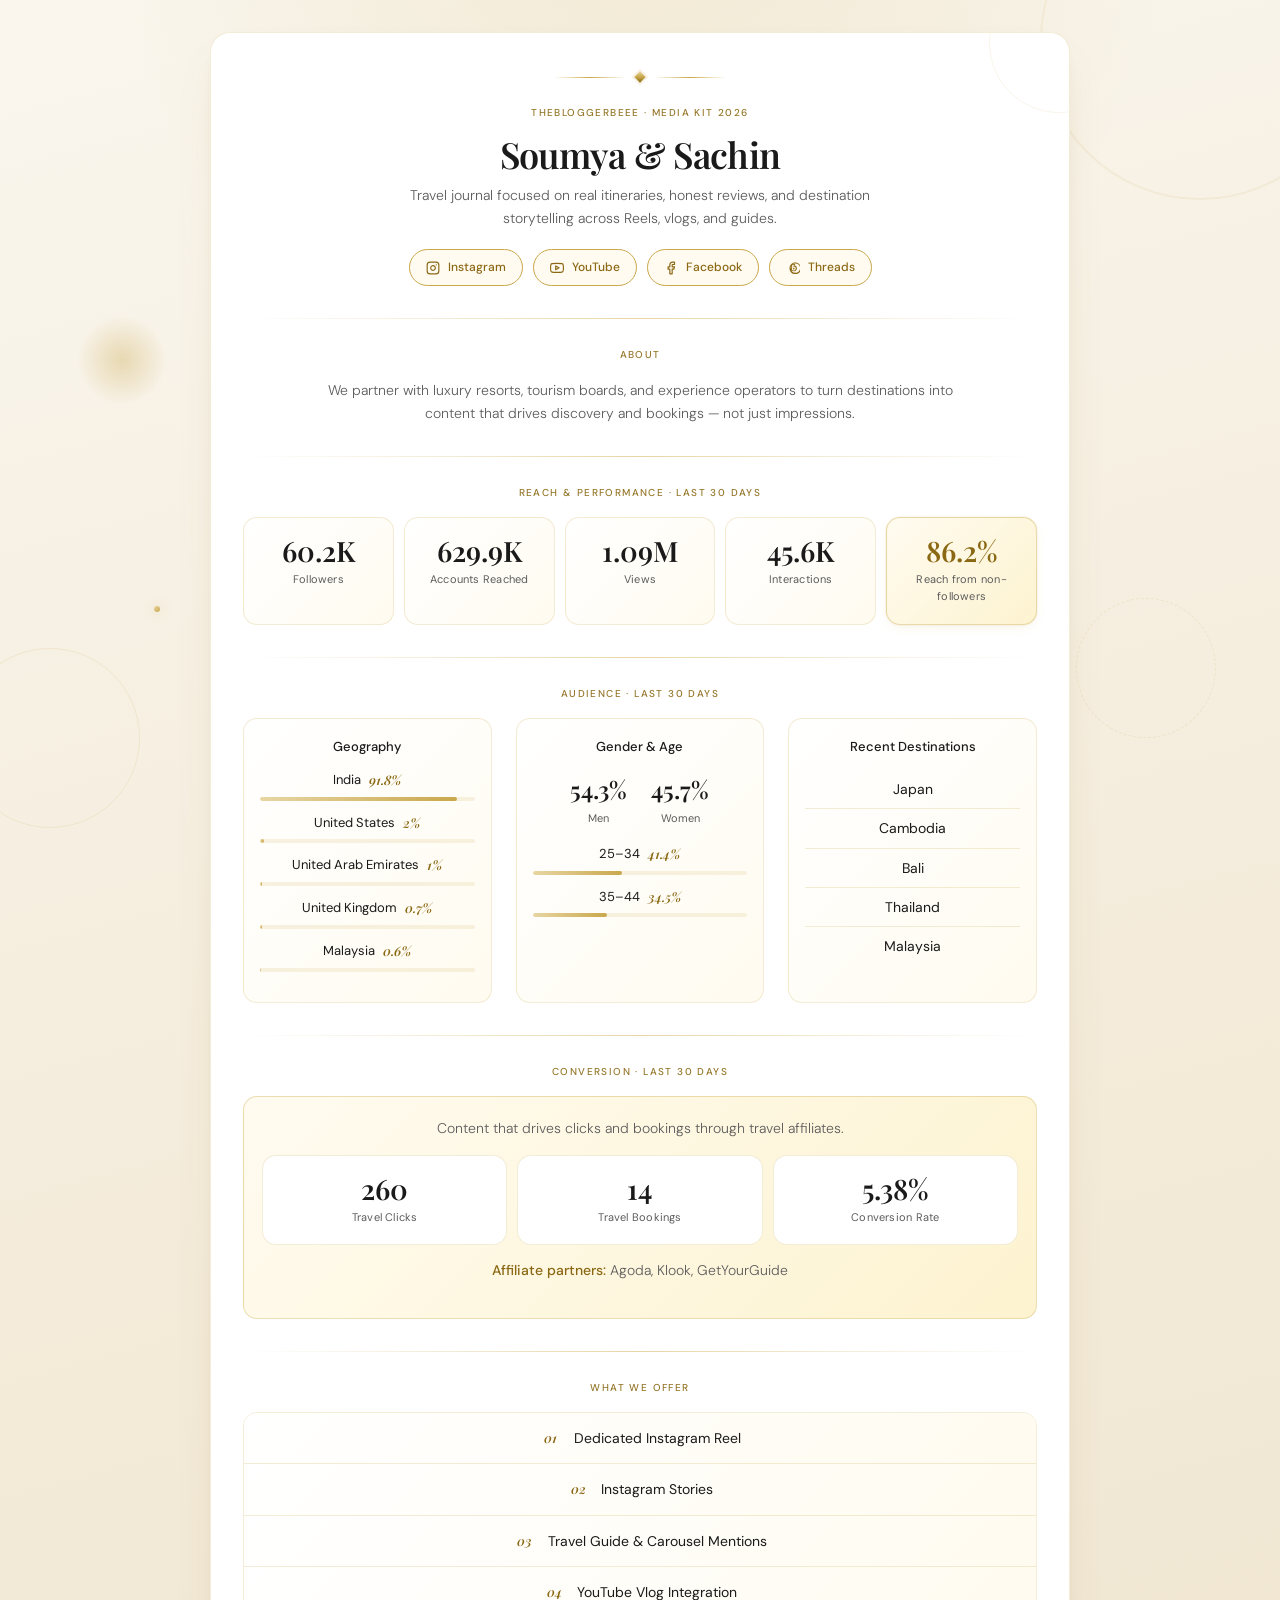
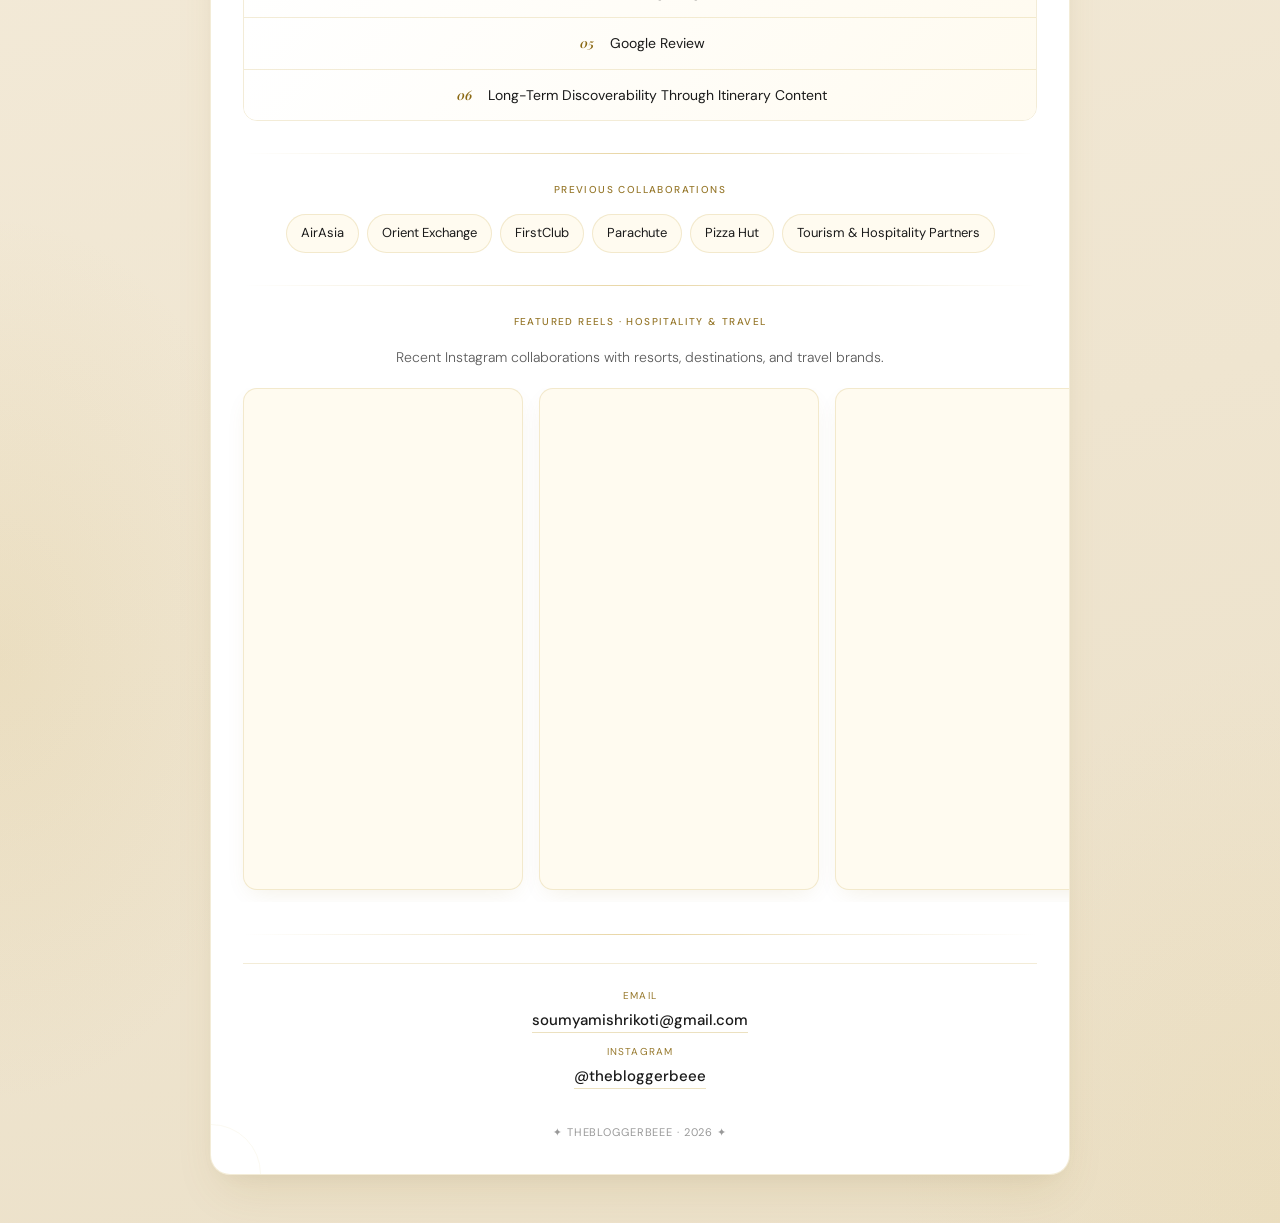
<file: media-kit/index.html>
<!DOCTYPE html>
<html lang="en">
<head>
<meta charset="UTF-8">
<meta name="viewport" content="width=device-width, initial-scale=1.0">
<title>THEBLOGGERBEEE — Media Kit</title>
<link rel="preconnect" href="https://fonts.googleapis.com">
<link rel="preconnect" href="https://fonts.gstatic.com" crossorigin>
<link href="https://fonts.googleapis.com/css2?family=Playfair+Display:ital,wght@0,400;0,600;1,400&family=DM+Sans:wght@300;400;500;600&display=swap" rel="stylesheet">
<style>
  :root {
    --gold: #C9A84C;
    --gold-light: #E8D5A3;
    --gold-dark: #8B6914;
    --gold-pale: #fffbf0;
    --gold-glow: rgba(201, 168, 76, 0.35);
    --color-text-primary: #1a1a1a;
    --color-text-secondary: #5c5c5c;
    --color-text-tertiary: #999;
    --color-border-tertiary: rgba(201, 168, 76, 0.22);
    --color-background-primary: #fff;
    --font-sans: 'DM Sans', system-ui, sans-serif;
    --font-serif: 'Playfair Display', Georgia, serif;
    --border-radius-lg: 20px;
  }

  *, *::before, *::after { box-sizing: border-box; margin: 0; padding: 0; }

  body {
    font-family: var(--font-sans);
    min-height: 100vh;
    padding: 2rem 1.25rem 3rem;
    background:
      radial-gradient(ellipse 80% 50% at 50% -10%, rgba(201, 168, 76, 0.18), transparent 55%),
      radial-gradient(ellipse 60% 40% at 100% 100%, rgba(232, 213, 163, 0.25), transparent 50%),
      radial-gradient(ellipse 50% 35% at 0% 80%, rgba(201, 168, 76, 0.12), transparent 45%),
      linear-gradient(165deg, #faf6ee 0%, #f3ead8 45%, #ebe0c8 100%);
    color: var(--color-text-primary);
    line-height: 1.6;
    font-size: 15px;
    position: relative;
    overflow-x: hidden;
  }

  .artifact {
    position: fixed;
    pointer-events: none;
    z-index: 0;
  }
  .artifact-ring { border-radius: 50%; border: 1px solid rgba(201, 168, 76, 0.2); }
  .artifact-1 { width: 320px; height: 320px; top: -120px; right: -80px; border-width: 2px; opacity: 0.5; }
  .artifact-2 { width: 180px; height: 180px; bottom: 8%; left: -40px; border-color: rgba(201, 168, 76, 0.15); }
  .artifact-3 {
    width: 90px; height: 90px; top: 35%; left: 6%;
    background: radial-gradient(circle, var(--gold-glow) 0%, transparent 70%);
    border: none;
  }
  .artifact-4 {
    width: 140px; height: 140px; bottom: 18%; right: 5%;
    border: 1px dashed rgba(201, 168, 76, 0.25); opacity: 0.6;
  }
  .artifact-spark {
    width: 6px; height: 6px; border-radius: 50%;
    background: linear-gradient(135deg, var(--gold-light), var(--gold));
    box-shadow: 0 0 12px var(--gold-glow);
  }
  .artifact-spark-1 { top: 22%; right: 18%; }
  .artifact-spark-2 { bottom: 32%; left: 12%; }

  .page {
    position: relative;
    z-index: 1;
    max-width: 860px;
    margin: 0 auto;
  }

  .kit-card {
    background: var(--color-background-primary);
    border-radius: var(--border-radius-lg);
    border: 0.5px solid var(--color-border-tertiary);
    padding: 2.5rem 2rem 2rem;
    box-shadow:
      0 1px 0 rgba(255, 255, 255, 0.9) inset,
      0 24px 48px -12px rgba(139, 105, 20, 0.12),
      0 8px 24px -8px rgba(26, 26, 26, 0.06);
    position: relative;
    overflow: hidden;
    text-align: center;
  }

  .kit-card::before,
  .kit-card::after {
    content: '';
    position: absolute;
    border: 1px solid rgba(201, 168, 76, 0.12);
    border-radius: 50%;
    pointer-events: none;
  }
  .kit-card::before { width: 140px; height: 140px; top: -60px; right: -60px; }
  .kit-card::after { width: 100px; height: 100px; bottom: -50px; left: -50px; opacity: 0.6; }

  .gold-ornament {
    display: flex;
    align-items: center;
    justify-content: center;
    gap: 10px;
    margin-bottom: 1.5rem;
    position: relative;
    z-index: 1;
  }
  .gold-ornament-line {
    flex: 1;
    max-width: 72px;
    height: 1px;
    background: linear-gradient(90deg, transparent, var(--gold-light), var(--gold), var(--gold-light), transparent);
  }
  .gold-ornament-gem {
    width: 8px;
    height: 8px;
    transform: rotate(45deg);
    background: linear-gradient(135deg, var(--gold-light) 0%, var(--gold) 50%, var(--gold-dark) 100%);
    box-shadow: 0 0 0 2px rgba(201, 168, 76, 0.15);
  }

  header {
    position: relative;
    z-index: 1;
    text-align: center;
    margin-bottom: 2rem;
  }

  .brand {
    font-size: 10px;
    letter-spacing: 0.14em;
    text-transform: uppercase;
    font-weight: 500;
    color: var(--gold-dark);
    margin-bottom: 0.75rem;
    opacity: 0.9;
  }

  h1 {
    font-family: var(--font-serif);
    font-size: clamp(1.75rem, 4vw, 2.25rem);
    font-weight: 600;
    line-height: 1.2;
    margin-bottom: 0.5rem;
    letter-spacing: -0.02em;
  }

  .tagline {
    color: var(--color-text-secondary);
    font-weight: 300;
    max-width: 520px;
    margin: 0 auto;
    font-size: 14px;
  }

  .meta-row {
    display: flex;
    flex-wrap: wrap;
    gap: 10px;
    justify-content: center;
    margin-top: 1.25rem;
  }

  .meta-row span {
    font-family: var(--font-body);
    font-size: 12px;
    padding: 8px 16px;
    border-radius: 50px;
    border: 0.5px solid var(--gold);
    color: var(--gold-dark);
    font-weight: 500;
    background: var(--gold-pale);
    transition: all 0.2s ease-in-out;
    
    /* Flex settings to align icon + text perfectly */
    display: inline-flex;
    align-items: center;
    gap: 8px; /* Gap between the logo icon and text */
  }

  /* Icon Sizing & Fill Rule */
  .meta-row .icon {
    width: 14px;
    height: 14px;
    display: inline-block;
    flex-shrink: 0;
  }

  /* Hover dynamic state handles SVG stroke/fill inversion seamlessly */
  .meta-row a:hover span {
    background: var(--gold);
    color: #fff;
    transform: translateY(-1px);
  }

  .divider {
    border: none;
    height: 1px;
    margin: 0 0 1.75rem;
    background: linear-gradient(90deg, transparent, var(--color-border-tertiary), var(--gold-light), var(--color-border-tertiary), transparent);
    position: relative;
    z-index: 1;
  }

  section {
    margin-bottom: 2rem;
    position: relative;
    z-index: 1;
  }

  h2 {
    font-size: 10px;
    letter-spacing: 0.14em;
    text-transform: uppercase;
    color: var(--gold-dark);
    font-weight: 500;
    margin-bottom: 1rem;
    opacity: 0.9;
  }

  .about {
    color: var(--color-text-secondary);
    font-weight: 300;
    max-width: 640px;
    font-size: 14px;
    margin: 0 auto;
  }

  .stats {
    display: grid;
    grid-template-columns: repeat(auto-fill, minmax(140px, 1fr));
    gap: 10px;
  }

  .stat {
    background: linear-gradient(135deg, #fff 0%, var(--gold-pale) 100%);
    border: 0.5px solid var(--color-border-tertiary);
    border-radius: 14px;
    padding: 18px 16px;
  }

  .stat .num {
    font-family: var(--font-serif);
    font-size: 1.75rem;
    font-weight: 600;
    color: var(--color-text-primary);
    line-height: 1.1;
  }

  .stat .label {
    font-size: 11px;
    color: var(--color-text-secondary);
    margin-top: 4px;
    letter-spacing: 0.02em;
  }

  .stat.highlight {
    background: linear-gradient(135deg, var(--gold-pale) 0%, #fdf3d0 100%);
    border-color: rgba(201, 168, 76, 0.4);
    box-shadow: 0 0 0 1px rgba(201, 168, 76, 0.08), 0 4px 12px -4px rgba(201, 168, 76, 0.2);
  }

  .stat.highlight .num {
    color: var(--gold-dark);
  }

  .demo-grid {
    display: grid;
    grid-template-columns: repeat(auto-fit, minmax(240px, 1fr));
    gap: 24px;
  }

  .demo-block {
    border: 0.5px solid var(--color-border-tertiary);
    border-radius: 14px;
    padding: 18px 16px;
    background: linear-gradient(135deg, #fff 0%, var(--gold-pale) 100%);
  }

  .demo-block h3 {
    font-size: 13px;
    font-weight: 500;
    color: var(--color-text-primary);
    margin-bottom: 12px;
  }

  .bar-row { margin-bottom: 12px; }

  .bar-row .top {
    display: flex;
    justify-content: center;
    gap: 8px;
    font-size: 13px;
    margin-bottom: 6px;
  }

  .bar-row .top b {
    font-family: var(--font-serif);
    font-weight: 600;
    font-style: italic;
    color: var(--gold-dark);
  }

  .bar-track {
    height: 4px;
    background: rgba(201, 168, 76, 0.15);
    border-radius: 2px;
    overflow: hidden;
  }

  .bar-fill {
    height: 100%;
    background: linear-gradient(90deg, var(--gold-light), var(--gold));
    width: 0;
    border-radius: 2px;
    transition: width 0.8s ease;
  }

  .gender-row {
    display: flex;
    gap: 24px;
    margin-bottom: 16px;
    justify-content: center;
  }

  .gender-row div {
    font-family: var(--font-serif);
    font-size: 1.5rem;
    font-weight: 600;
  }

  .gender-row span {
    display: block;
    font-family: var(--font-sans);
    font-size: 11px;
    font-weight: 400;
    color: var(--color-text-secondary);
    margin-top: 2px;
  }

  .dest-list { list-style: none; }

  .dest-list li {
    display: flex;
    justify-content: center;
    gap: 12px;
    padding: 8px 0;
    border-bottom: 1px solid var(--color-border-tertiary);
    font-size: 14px;
  }

  .dest-list li:last-child { border-bottom: none; }

  .dest-list li span {
    color: var(--color-text-secondary);
    font-size: 12px;
  }

  .conv-box {
    background: linear-gradient(135deg, var(--gold-pale) 0%, #fdf3d0 100%);
    border: 0.5px solid rgba(201, 168, 76, 0.35);
    border-radius: 14px;
    padding: 20px 18px;
  }

  .conv-box > p {
    color: var(--color-text-secondary);
    margin-bottom: 16px;
    font-size: 14px;
    font-weight: 300;
  }

  .conv-stats {
    display: grid;
    grid-template-columns: repeat(3, 1fr);
    gap: 10px;
  }

  .conv-stats .stat {
    background: #fff;
    text-align: center;
  }

  .partners {
    margin-top: 14px;
    font-size: 12px;
    color: var(--color-text-secondary);
  }

  .partners strong {
    color: var(--gold-dark);
    font-weight: 500;
  }

  .collab-list {
    display: flex;
    flex-wrap: wrap;
    gap: 8px;
    justify-content: center;
  }

  .collab-list span {
    font-size: 13px;
    padding: 8px 14px;
    background: var(--gold-pale);
    border: 0.5px solid var(--color-border-tertiary);
    border-radius: 50px;
    color: var(--color-text-primary);
  }

  .reels-intro {
    color: var(--color-text-secondary);
    font-weight: 300;
    font-size: 14px;
    max-width: 520px;
    margin: 0 auto 1.25rem;
  }

  .reels-grid {
    display: flex;
    flex-wrap: nowrap;
    gap: 16px;
    overflow-x: auto;
    overflow-y: hidden;
    -webkit-overflow-scrolling: touch;
    scroll-snap-type: x mandatory;
    scroll-padding-inline: 2rem;
    padding-bottom: 12px;
    margin: 0 -2rem;
    padding-inline: 2rem;
    scrollbar-width: thin;
    scrollbar-color: var(--gold-light) transparent;
  }

  .reels-grid::-webkit-scrollbar {
    height: 6px;
  }

  .reels-grid::-webkit-scrollbar-track {
    background: transparent;
  }

  .reels-grid::-webkit-scrollbar-thumb {
    background: var(--gold-light);
    border-radius: 3px;
  }

  .reel-embed {
    flex: 0 0 280px;
    width: 280px;
    scroll-snap-align: center;
    border: 0.5px solid var(--color-border-tertiary);
    border-radius: 14px;
    overflow: hidden;
    background: var(--gold-pale);
    box-shadow: 0 8px 24px -8px rgba(139, 105, 20, 0.12);
  }

  .reel-embed iframe {
    display: block;
    width: 100%;
    height: 500px;
    border: none;
  }

  .deliv-list {
    list-style: none;
    border: 0.5px solid var(--color-border-tertiary);
    border-radius: 14px;
    overflow: hidden;
  }

  .deliv-list li {
    padding: 14px 16px;
    border-bottom: 1px solid var(--color-border-tertiary);
    display: flex;
    gap: 12px;
    align-items: baseline;
    justify-content: center;
    background: linear-gradient(135deg, #fff 0%, var(--gold-pale) 100%);
    font-size: 14px;
  }

  .deliv-list li:last-child { border-bottom: none; }

  .deliv-list .idx {
    font-family: var(--font-serif);
    font-style: italic;
    font-size: 13px;
    color: var(--gold-dark);
    font-weight: 600;
    min-width: 22px;
  }

  footer {
    padding-top: 1.5rem;
    border-top: 1px solid var(--color-border-tertiary);
    display: flex;
    flex-direction: column;
    align-items: center;
    gap: 24px;
    position: relative;
    z-index: 1;
  }

  .contact a {
    color: var(--color-text-primary);
    text-decoration: none;
    font-weight: 500;
    border-bottom: 1px solid rgba(201, 168, 76, 0.35);
    padding-bottom: 2px;
    transition: color 0.2s, border-color 0.2s;
  }

  .contact a:hover {
    color: var(--gold-dark);
    border-color: var(--gold);
  }

  .contact .k {
    font-size: 10px;
    letter-spacing: 0.12em;
    text-transform: uppercase;
    color: var(--gold-dark);
    margin-bottom: 4px;
    opacity: 0.9;
  }

  .contact > div { margin-bottom: 12px; }

  .footer-note {
    font-size: 11px;
    letter-spacing: 0.08em;
    color: var(--color-text-tertiary);
  }

  @media (max-width: 600px) {
    .kit-card { padding: 2rem 1.25rem 1.75rem; }
    .conv-stats { grid-template-columns: 1fr; }
    .artifact-1, .artifact-4 { opacity: 0.35; }
    .reels-grid {
      margin: 0 -1.25rem;
      padding-inline: 1.25rem;
      scroll-padding-inline: 1.25rem;
    }
    .reel-embed { 
      flex: 0 0 280px; 
      width: 280px; 
    }
    .reel-embed iframe { 
      width: 100%;
      height: auto;
      aspect-ratio: 9 / 16; 
    }
  }

  @media (prefers-reduced-motion: reduce) {
    .bar-fill { transition: none; }
  }
</style>
</head>
<body>

<div class="artifact artifact-ring artifact-1" aria-hidden="true"></div>
<div class="artifact artifact-ring artifact-2" aria-hidden="true"></div>
<div class="artifact artifact-ring artifact-3" aria-hidden="true"></div>
<div class="artifact artifact-ring artifact-4" aria-hidden="true"></div>
<div class="artifact artifact-spark artifact-spark-1" aria-hidden="true"></div>
<div class="artifact artifact-spark artifact-spark-2" aria-hidden="true"></div>

<div class="page">
  <div class="kit-card">

    <div class="gold-ornament" aria-hidden="true">
      <span class="gold-ornament-line"></span>
      <span class="gold-ornament-gem"></span>
      <span class="gold-ornament-line"></span>
    </div>

    <header>
      <div class="brand">THEBLOGGERBEEE · Media Kit 2026</div>
      <h1>Soumya &amp; Sachin</h1>
      <p class="tagline">Travel journal focused on real itineraries, honest reviews, and destination storytelling across Reels, vlogs, and guides.</p>
      <div class="meta-row">
        <!-- Instagram -->
        <a href="https://www.instagram.com/thebloggerbeee/" target="_blank" rel="noopener">
          <span>
            <svg class="icon" viewBox="0 0 24 24" fill="none" stroke="currentColor" stroke-width="2" stroke-linecap="round" stroke-linejoin="round"><rect x="2" y="2" width="20" height="20" rx="5" ry="5"></rect><path d="M16 11.37A4 4 0 1 1 12.63 8 4 4 0 0 1 16 11.37z"></path><line x1="17.5" y1="6.5" x2="17.51" y2="6.5"></line></svg>
            Instagram
          </span>
        </a>
    
        <!-- YouTube -->
        <a href="https://www.youtube.com/@thebloggerbeee" target="_blank" rel="noopener">
          <span>
            <svg class="icon" viewBox="0 0 24 24" fill="none" stroke="currentColor" stroke-width="2" stroke-linecap="round" stroke-linejoin="round"><path d="M22.54 6.42a2.78 2.78 0 0 0-1.94-2C18.88 4 12 4 12 4s-6.88 0-8.6.46a2.78 2.78 0 0 0-1.94 2A29 29 0 0 0 1 11.75a29 29 0 0 0 .46 5.33A2.78 2.78 0 0 0 3.4 19c1.72.46 8.6.46 8.6.46s6.88 0 8.6-.46a2.78 2.78 0 0 0 1.94-2 29 29 0 0 0 .46-5.25 29 29 0 0 0-.46-5.33z"></path><polygon points="9.75 15.02 15.5 11.75 9.75 8.48 9.75 15.02"></polygon></svg>
            YouTube
          </span>
        </a>
    
        <!-- Facebook -->
        <a href="https://www.facebook.com/thebloggerbeee/" target="_blank" rel="noopener">
          <span>
            <svg class="icon" viewBox="0 0 24 24" fill="none" stroke="currentColor" stroke-width="2" stroke-linecap="round" stroke-linejoin="round"><path d="M18 2h-3a5 5 0 0 0-5 5v3H7v4h3v8h4v-8h3l1-4h-4V7a1 1 0 0 1 1-1h3z"></path></svg>
            Facebook
          </span>
        </a>
    
        <!-- Threads -->
        <a href="https://threads.net/@thebloggerbeee" target="_blank" rel="noopener">
          <span>
            <svg class="icon" viewBox="0 0 24 24" fill="currentColor">
              <path d="M13.42 11.44c.42.03.73.18.94.46.21.28.31.65.31 1.12 0 .48-.1.86-.31 1.14-.21.28-.53.43-.96.44-.39-.01-.7-.16-.92-.44-.22-.28-.33-.66-.33-1.14 0-.47.11-.85.33-1.13.22-.28.53-.42.94-.43zm-.08-4.3c1.55 0 2.82.51 3.82 1.54 1.01 1.02 1.51 2.31 1.51 3.86 0 1.51-.49 2.75-1.48 3.71-.98.96-2.22 1.44-3.71 1.44-1.47 0-2.69-.47-3.65-1.41-.96-.94-1.44-2.14-1.44-3.59V8.9c0-1.22.4-2.23 1.19-3.03.8-.8 1.83-1.2 3.09-1.2 1.43 0 2.53.51 3.32 1.53l-1.39 1.11c-.5-.61-1.14-.92-1.93-.92-.81 0-1.46.25-1.95.76-.49.5-.74 1.15-.74 1.94v3.83c0 .98.31 1.77.94 2.38.63.61 1.43.91 2.4.91.98 0 1.78-.3 2.41-.91.63-.61.94-1.43.94-2.45 0-1.02-.31-1.84-.93-2.45-.62-.61-1.41-.92-2.38-.92-.72 0-1.31.17-1.78.5-.47.33-.78.78-.94 1.34.34-.45.83-.68 1.48-.68zm-5.01 5.37c0 2.19.74 3.99 2.21 5.4 1.48 1.41 3.34 2.11 5.58 2.11 2.29 0 4.2-.73 5.73-2.19 1.53-1.46 2.29-3.32 2.29-5.59 0-2.33-.77-4.24-2.32-5.72-1.55-1.48-3.48-2.22-5.78-2.22-2.36 0-4.32.77-5.88 2.31C8.6 8.16 7.82 10.15 7.82 12.51zM6 12.5c0-2.81.93-5.17 2.79-7.07C10.65 3.53 13 2.58 15.84 2.58c2.81 0 5.17.93 7.07 2.79C24.77 7.27 25.72 9.62 25.72 12.5c0 2.81-.93 5.17-2.79 7.07-1.86 1.9-4.22 2.85-7.09 2.85-2.81 0-5.17-.93-7.07-2.79C6.93 17.73 6 15.38 6 12.5z"/>
            </svg>
            Threads
          </span>
        </a>
      </div>
    </header>

    <hr class="divider">

    <section>
      <h2>About</h2>
      <p class="about">We partner with luxury resorts, tourism boards, and experience operators to turn destinations into content that drives discovery and bookings — not just impressions.</p>
    </section>

    <hr class="divider">

    <section>
      <h2>Reach &amp; Performance · Last 30 Days</h2>
      <div class="stats">
        <div class="stat">
          <div class="num">60.2K</div>
          <div class="label">Followers</div>
        </div>
        <div class="stat">
          <div class="num">629.9K</div>
          <div class="label">Accounts Reached</div>
        </div>
        <div class="stat">
          <div class="num">1.09M</div>
          <div class="label">Views</div>
        </div>
        <div class="stat">
          <div class="num">45.6K</div>
          <div class="label">Interactions</div>
        </div>
        <div class="stat highlight">
          <div class="num">86.2%</div>
          <div class="label">Reach from non-followers</div>
        </div>
      </div>
    </section>

    <hr class="divider">

    <section>
      <h2>Audience · Last 30 Days</h2>
      <div class="demo-grid">
        <div class="demo-block">
          <h3>Geography</h3>
          <div class="bar-row">
            <div class="top">India <b>91.8%</b></div>
            <div class="bar-track"><div class="bar-fill" data-w="91.8"></div></div>
          </div>
          <div class="bar-row">
            <div class="top">United States <b>2%</b></div>
            <div class="bar-track"><div class="bar-fill" data-w="2"></div></div>
          </div>
          <div class="bar-row">
            <div class="top">United Arab Emirates <b>1%</b></div>
            <div class="bar-track"><div class="bar-fill" data-w="1"></div></div>
          </div>
          <div class="bar-row">
            <div class="top">United Kingdom <b>0.7%</b></div>
            <div class="bar-track"><div class="bar-fill" data-w="0.7"></div></div>
          </div>
          <div class="bar-row">
            <div class="top">Malaysia <b>0.6%</b></div>
            <div class="bar-track"><div class="bar-fill" data-w="0.6"></div></div>
          </div>
        </div>
        <div class="demo-block">
          <h3>Gender &amp; Age</h3>
          <div class="gender-row">
            <div>54.3%<span>Men</span></div>
            <div>45.7%<span>Women</span></div>
          </div>
          <div class="bar-row">
            <div class="top">25–34 <b>41.4%</b></div>
            <div class="bar-track"><div class="bar-fill" data-w="41.4"></div></div>
          </div>
          <div class="bar-row">
            <div class="top">35–44 <b>34.5%</b></div>
            <div class="bar-track"><div class="bar-fill" data-w="34.5"></div></div>
          </div>
        </div>
        <div class="demo-block">
          <h3>Recent Destinations</h3>
          <ul class="dest-list">
            <li>Japan</li>
            <li>Cambodia</li>
            <li>Bali</li>
            <li>Thailand</li>
            <li>Malaysia</li>
          </ul>
        </div>
      </div>
    </section>

    <hr class="divider">

    <section>
      <h2>Conversion · Last 30 Days</h2>
      <div class="conv-box">
        <p>Content that drives clicks and bookings through travel affiliates.</p>
        <div class="conv-stats">
          <div class="stat">
            <div class="num">260</div>
            <div class="label">Travel Clicks</div>
          </div>
          <div class="stat">
            <div class="num">14</div>
            <div class="label">Travel Bookings</div>
          </div>
          <div class="stat">
            <div class="num">5.38%</div>
            <div class="label">Conversion Rate</div>
          </div>
        </div>
        <p class="partners"><strong>Affiliate partners:</strong> Agoda, Klook, GetYourGuide</p>
      </div>
    </section>

    <hr class="divider">

    <section>
      <h2>What We Offer</h2>
      <ul class="deliv-list">
        <li><span class="idx">01</span> Dedicated Instagram Reel</li>
        <li><span class="idx">02</span> Instagram Stories</li>
        <li><span class="idx">03</span> Travel Guide &amp; Carousel Mentions</li>
        <li><span class="idx">04</span> YouTube Vlog Integration</li>
        <li><span class="idx">05</span> Google Review</li>
        <li><span class="idx">06</span> Long-Term Discoverability Through Itinerary Content</li>
      </ul>
    </section>

    <hr class="divider">

    <section>
      <h2>Previous Collaborations</h2>
      <div class="collab-list">
        <span>AirAsia</span>
        <span>Orient Exchange</span>
        <span>FirstClub</span>
        <span>Parachute</span>
        <span>Pizza Hut</span>
        <span>Tourism &amp; Hospitality Partners</span>
      </div>
    </section>

    <hr class="divider">

    <section>
      <h2>Featured Reels · Hospitality &amp; Travel</h2>
      <p class="reels-intro">Recent Instagram collaborations with resorts, destinations, and travel brands.</p>
      <div class="reels-grid">
        <div class="reel-embed">
          <iframe src="https://www.instagram.com/reel/DNVU33LvVwf/embed" title="Instagram Reel — Hospitality &amp; Travel Collaboration" loading="lazy" frameborder="0" scrolling="no" allowfullscreen></iframe>
        </div>
        <div class="reel-embed">
          <iframe src="https://www.instagram.com/reel/DX608YSz92G/embed" title="Instagram Reel — Hospitality &amp; Travel Collaboration" loading="lazy" frameborder="0" scrolling="no" allowfullscreen></iframe>
        </div>
        <div class="reel-embed">
          <iframe src="https://www.instagram.com/reel/DJPKclNI0T4/embed" title="Instagram Reel — Hospitality &amp; Travel Collaboration" loading="lazy" frameborder="0" scrolling="no" allowfullscreen></iframe>
        </div>
        <div class="reel-embed">
          <iframe src="https://www.instagram.com/reel/DZpU-oEzloY/embed" title="Instagram Reel — Hospitality &amp; Travel Collaboration" loading="lazy" frameborder="0" scrolling="no" allowfullscreen></iframe>
        </div>
        <div class="reel-embed">
          <iframe src="https://www.instagram.com/reel/DJrGZCAIXel/embed" title="Instagram Reel — Hospitality &amp; Travel Collaboration" loading="lazy" frameborder="0" scrolling="no" allowfullscreen></iframe>
        </div>
        <div class="reel-embed">
          <iframe src="https://www.instagram.com/reel/DKMy7yJPKHN/embed" title="Instagram Reel — Hospitality &amp; Travel Collaboration" loading="lazy" frameborder="0" scrolling="no" allowfullscreen></iframe>
        </div>
        <div class="reel-embed">
          <iframe src="https://www.instagram.com/reel/C_dPubkPPa7/embed" title="Instagram Reel — Hospitality &amp; Travel Collaboration" loading="lazy" frameborder="0" scrolling="no" allowfullscreen></iframe>
        </div>
      </div>
    </section>

    <hr class="divider">

    <footer>
      <div class="contact">
        <div>
          <div class="k">Email</div>
          <a href="mailto:soumyamishrikoti@gmail.com">soumyamishrikoti@gmail.com</a>
        </div>
        <div>
          <div class="k">Instagram</div>
          <a href="https://instagram.com/thebloggerbeee" target="_blank">@thebloggerbeee</a>
        </div>
      </div>
      <div class="footer-note">✦ THEBLOGGERBEEE · 2026 ✦</div>
    </footer>

  </div>
</div>

<script>
  document.querySelectorAll('.bar-fill').forEach(el => {
    el.style.width = el.dataset.w + '%';
  });
</script>

</body>
</html>
</file>
